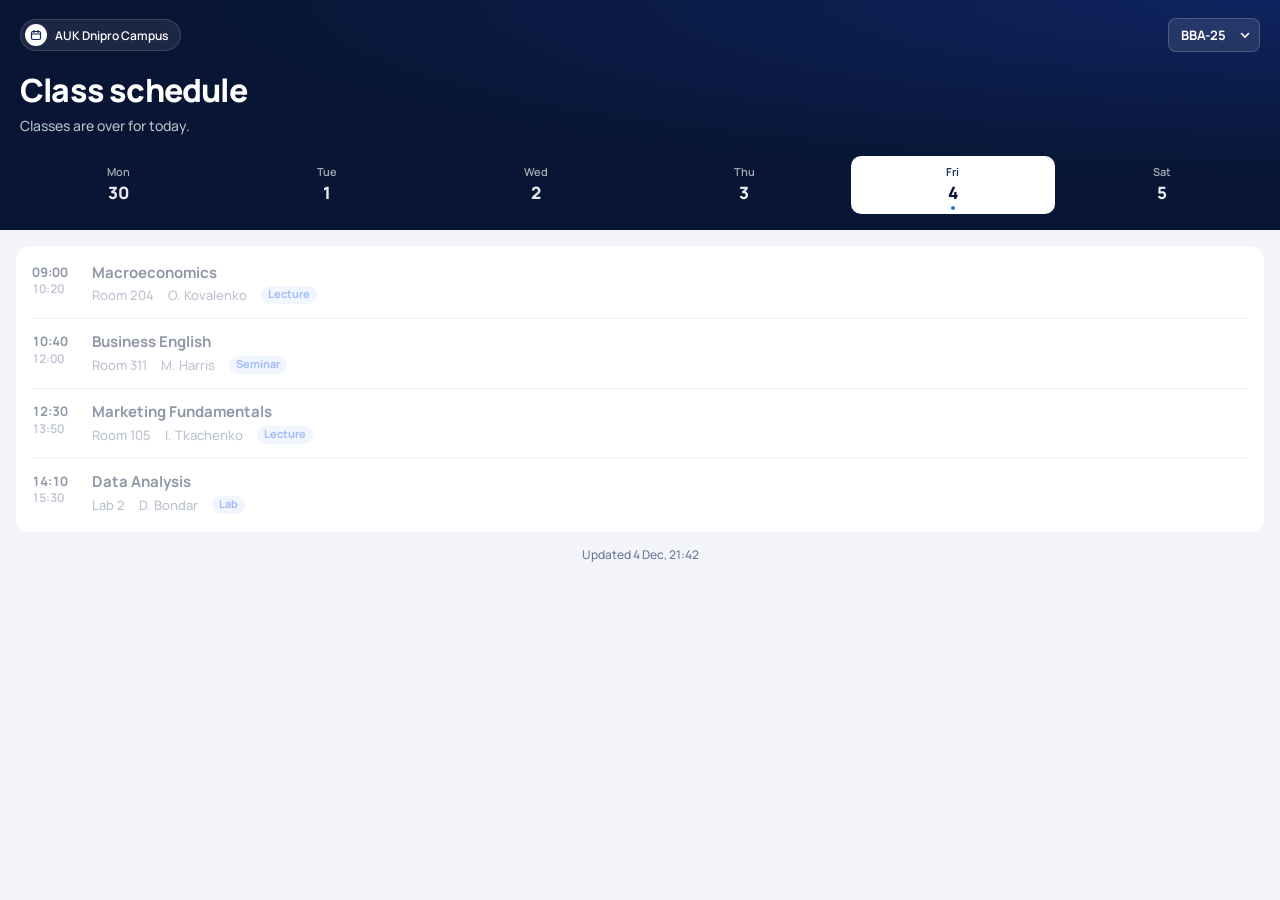
<file: index.html>
<!DOCTYPE html>
<html lang="en">
    <head>
        <meta charset="utf-8">
        <meta name="viewport" content="width=device-width, initial-scale=1, viewport-fit=cover">
        <title>Class schedule</title>

        <script src="https://telegram.org/js/telegram-web-app.js"></script>

        <link rel="preconnect" href="https://fonts.googleapis.com">
        <link rel="preconnect" href="https://fonts.gstatic.com" crossorigin>
        <link href="https://fonts.googleapis.com/css2?family=Manrope:wght@500;600;700;800&display=swap" rel="stylesheet">
        <link rel="stylesheet" href="style.css">
    </head>

    <body>
        <header class="hero">
            <div class="hero-top">
                <span class="pill">
                    <i>
                        <svg width="12" height="12" viewBox="0 0 24 24" fill="none"
                             stroke="#0F2460" stroke-width="2.4" stroke-linecap="round" aria-hidden="true">
                            <rect x="3" y="5" width="18" height="16" rx="3"/>
                            <path d="M3 10h18M8 3v4M16 3v4"/>
                        </svg>
                    </i>
                    AUK Dnipro Campus
                </span>

                <label class="group">
                    <select id="group" aria-label="Group"></select>
                    <svg width="10" height="10" viewBox="0 0 10 10" aria-hidden="true">
                        <path d="M1.5 3.5 5 7l3.5-3.5" fill="none" stroke="#fff" stroke-width="1.6" stroke-linecap="round"/>
                    </svg>
                </label>
            </div>

            <h1>Class schedule</h1>
            <p class="status" id="status" aria-live="polite"></p>
            <nav class="days" id="days" role="tablist" aria-label="Day of week"></nav>
        </header>

        <main>
            <section class="card" id="list" aria-live="polite"></section>
            <footer id="updated"></footer>
        </main>

        <script src="app.js" defer></script>
    </body>
</html>
</file>
<file: style.css>
/* ---------- Tokens ----------
   Brand (fixed): navy header + AUK Dnipro blue accent.
   Surfaces (adaptive): Telegram theme vars when inside Telegram,
   prefers-color-scheme fallback when opened in a normal browser. */
:root {
  --navy-900: #081534;
  --navy-700: #0F2460;
  --blue: #2E6BF0;
  --blue-200: #BFD3FF;

  --fb-bg: #F3F5FA;
  --fb-card: #FFFFFF;
  --fb-text: #0B1B3F;
  --fb-muted: #6B7A99;
}
@media (prefers-color-scheme: dark) {
  :root {
    --fb-bg: #0B1226;
    --fb-card: #141D36;
    --fb-text: #E8ECF6;
    --fb-muted: #8C98B5;
  }
}
:root {
  --bg: var(--tg-theme-secondary-bg-color, var(--fb-bg));
  --card: var(--tg-theme-section-bg-color, var(--tg-theme-bg-color, var(--fb-card)));
  --text: var(--tg-theme-text-color, var(--fb-text));
  --muted: var(--tg-theme-hint-color, var(--fb-muted));
  --line: color-mix(in srgb, var(--muted) 22%, transparent);
  --font: "Manrope", system-ui, -apple-system, "Segoe UI", Roboto, sans-serif;
}

* { box-sizing: border-box; margin: 0; padding: 0; }
html { -webkit-text-size-adjust: 100%; }
body {
  font-family: var(--font);
  background: var(--bg);
  color: var(--text);
  min-height: 100vh;
  -webkit-font-smoothing: antialiased;
}
button, select { font: inherit; color: inherit; }
:focus-visible { outline: 2px solid var(--blue); outline-offset: 2px; }

/* ---------- Header ---------- */
.hero {
  background: radial-gradient(130% 120% at 100% 0%, var(--navy-700) 0%, var(--navy-900) 65%);
  color: #fff;
  padding: calc(18px + env(safe-area-inset-top)) 20px 0;
}
.hero-top { display: flex; align-items: center; justify-content: space-between; gap: 12px; }
.pill {
  display: inline-flex; align-items: center; gap: 8px;
  padding: 4px 12px 4px 4px; border-radius: 999px;
  background: rgba(255,255,255,0.08); border: 1px solid rgba(255,255,255,0.14);
  font-size: 12px; font-weight: 600; white-space: nowrap;
}
.pill i { width: 22px; height: 22px; border-radius: 50%; background: #fff; display: grid; place-items: center; }

.group {
  position: relative;
}
.group select {
  appearance: none; -webkit-appearance: none;
  background: rgba(255,255,255,0.1); border: 1px solid rgba(255,255,255,0.18);
  color: #fff; border-radius: 8px;
  padding: 7px 30px 7px 12px; font-size: 13px; font-weight: 700; cursor: pointer;
}
.group select option { color: #0B1B3F; }
.group svg { position: absolute; right: 10px; top: 50%; transform: translateY(-50%); pointer-events: none; }

h1 { margin-top: 22px; font-size: 32px; line-height: 1.05; font-weight: 800; letter-spacing: -0.025em; }
.status { margin-top: 8px; min-height: 20px; font-size: 14px; font-weight: 500; color: rgba(255,255,255,0.72); }
.status b { color: #fff; font-weight: 700; }

/* ---------- Day strip ---------- */
.days {
  display: grid; grid-template-columns: repeat(6, 1fr); gap: 4px;
  margin: 20px -4px 0; padding-bottom: 16px;
}
.day {
  position: relative;
  display: flex; flex-direction: column; align-items: center; gap: 2px;
  padding: 8px 0 10px; border: 0; border-radius: 10px; background: transparent;
  color: rgba(255,255,255,0.65); cursor: pointer;
  transition: background .15s, color .15s;
}
.day span { font-size: 11px; font-weight: 600; }
.day b { font-size: 17px; font-weight: 800; color: rgba(255,255,255,0.92); }
.day.today::after {
  content: ""; position: absolute; bottom: 4px; width: 4px; height: 4px; border-radius: 50%; background: var(--blue-200);
}
.day[aria-selected="true"] { background: #fff; color: var(--navy-700); }
.day[aria-selected="true"] b { color: var(--navy-900); }
.day[aria-selected="true"].today::after { background: var(--blue); }

/* ---------- List ---------- */
main { padding: 16px 16px calc(24px + env(safe-area-inset-bottom)); }
.card { background: var(--card); border-radius: 14px; padding: 4px 16px; }

.row {
  position: relative;
  display: grid; grid-template-columns: 48px 1fr; gap: 12px;
  padding: 14px 0; border-bottom: 1px solid var(--line);
}
.row:last-child { border-bottom: 0; }
.row time { font-size: 13px; font-weight: 700; line-height: 1.35; font-variant-numeric: tabular-nums; }
.row time small { display: block; font-size: 12px; font-weight: 600; color: var(--muted); }
.row .subject { font-size: 15px; font-weight: 700; line-height: 1.25; }
.row .meta { margin-top: 4px; display: flex; flex-wrap: wrap; gap: 4px 14px; font-size: 13px; font-weight: 500; color: var(--muted); }
.row .tag {
  display: inline-block; padding: 0 7px; border-radius: 999px;
  font-size: 11px; font-weight: 700; background: color-mix(in srgb, var(--blue) 14%, transparent); color: var(--blue);
}

.row.past { opacity: 0.45; }
.row.now {
  margin: 6px -8px; padding: 14px 8px; border: 0; border-radius: 10px;
  background: var(--blue); color: #fff;
}
.row.now time small, .row.now .meta { color: var(--blue-200); }
.row.now .tag { background: rgba(255,255,255,0.18); color: #fff; }
.row.now::before {
  content: ""; position: absolute; left: -15px; top: 50%; width: 8px; height: 8px; margin-top: -4px;
  border-radius: 50%; background: var(--blue); box-shadow: 0 0 0 3px var(--bg);
}
/* the row after "now" loses its top border visually */
.row.now + .row { border-top: 0; }

.progress { margin-top: 10px; height: 3px; border-radius: 2px; background: rgba(255,255,255,0.25); overflow: hidden; }
.progress i { display: block; height: 100%; background: #fff; }

.empty { padding: 36px 8px; text-align: center; }
.empty b { display: block; font-size: 16px; font-weight: 700; }
.empty p { margin-top: 6px; font-size: 14px; color: var(--muted); }
.empty button {
  margin-top: 16px; padding: 10px 18px; border: 0; border-radius: 8px;
  background: var(--blue); color: #fff; font-weight: 700; font-size: 14px; cursor: pointer;
}

.skeleton .b { display: block; height: 10px; border-radius: 5px; background: var(--line); }
.skeleton .row { padding: 18px 0; }

footer { margin-top: 14px; text-align: center; font-size: 12px; font-weight: 500; color: var(--muted); }

@media (prefers-reduced-motion: reduce) { * { transition: none !important; } }
</file>
